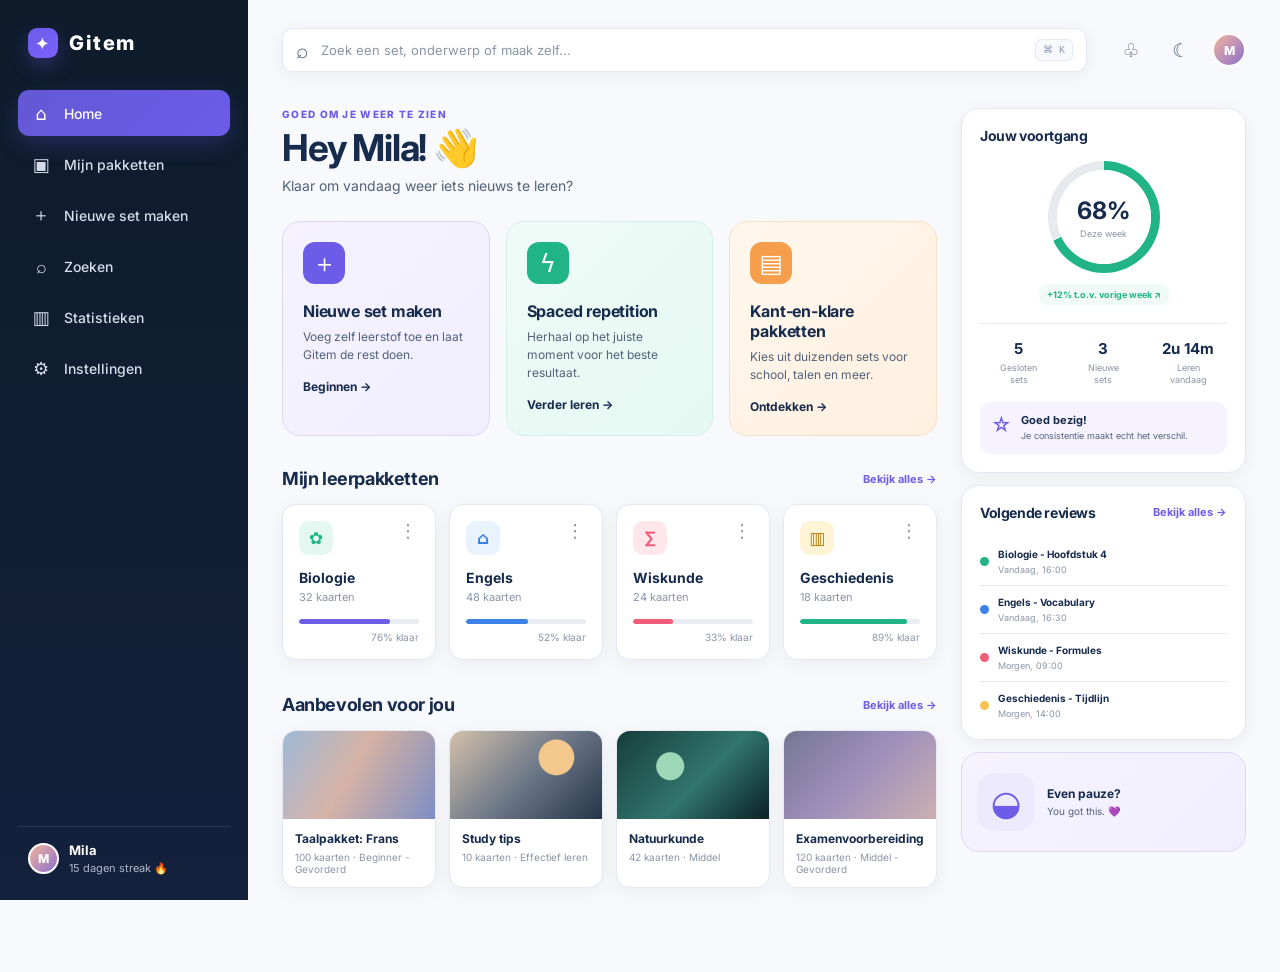
<file: index.html>
<!DOCTYPE html>
<html lang="nl">
<head>
  <meta charset="UTF-8">
  <meta name="viewport" content="width=device-width, initial-scale=1.0">
  <meta name="description" content="Gitem - persoonlijk leren met spaced repetition.">
  <title>Gitem — Home</title>
  <link rel="preconnect" href="https://fonts.googleapis.com">
  <link rel="preconnect" href="https://fonts.gstatic.com" crossorigin>
  <link href="https://fonts.googleapis.com/css2?family=Inter:wght@400;500;600;700;800&display=swap" rel="stylesheet">
  <link rel="stylesheet" href="style.css">
</head>
<body>
<div class="app-shell">
  <aside class="sidebar">
    <a class="brand" href="index.html"><div class="brand-mark">✦</div><span>Gitem</span></a>
    <nav class="main-nav" aria-label="Hoofdnavigatie">
      <a class="nav-item active" href="index.html"><span class="nav-icon">⌂</span><span>Home</span></a>
      <a class="nav-item" href="pakketten.html"><span class="nav-icon">▣</span><span>Mijn pakketten</span></a>
      <a class="nav-item" href="nieuwe-set.html"><span class="nav-icon">＋</span><span>Nieuwe set maken</span></a>
      <a class="nav-item" href="zoeken.html"><span class="nav-icon">⌕</span><span>Zoeken</span></a>
      <a class="nav-item" href="statistieken.html"><span class="nav-icon">▥</span><span>Statistieken</span></a>
      <a class="nav-item" href="instellingen.html"><span class="nav-icon">⚙</span><span>Instellingen</span></a>
    </nav>
    <div class="sidebar-user"><div class="avatar avatar-small">M</div><div><strong>Mila</strong><span>15 dagen streak 🔥</span></div></div>
  </aside>

  <main class="main-content">
    <header class="topbar">
      <div class="search"><span class="search-icon">⌕</span><input type="search" placeholder="Zoek een set, onderwerp of maak zelf..." aria-label="Zoeken"><kbd>⌘ K</kbd></div>
      <div class="top-actions"><button class="icon-button" aria-label="Meldingen">♧</button><button class="icon-button" aria-label="Thema">☾</button><div class="avatar">M</div></div>
    </header>

    <div class="page-grid">
      <div class="left-content">
        <section class="welcome">
          <p class="eyebrow">GOED OM JE WEER TE ZIEN</p>
          <h1>Hey Mila! <span>👋</span></h1>
          <p class="welcome-text">Klaar om vandaag weer iets nieuws te leren?</p>
        </section>

        <div class="dashboard-main">
          <section class="quick-actions">
            <article class="action-card purple-card"><div class="action-icon">＋</div><h2>Nieuwe set maken</h2><p>Voeg zelf leerstof toe en laat Gitem de rest doen.</p><a href="nieuwe-set.html">Beginnen →</a></article>
            <article class="action-card green-card"><div class="action-icon">ϟ</div><h2>Spaced repetition</h2><p>Herhaal op het juiste moment voor het beste resultaat.</p><a href="pakketten.html">Verder leren →</a></article>
            <article class="action-card orange-card"><div class="action-icon">▤</div><h2>Kant-en-klare pakketten</h2><p>Kies uit duizenden sets voor school, talen en meer.</p><a href="zoeken.html">Ontdekken →</a></article>
          </section>

          <section class="section">
            <div class="section-heading"><h2>Mijn leerpakketten</h2><a href="pakketten.html">Bekijk alles →</a></div>
            <div class="package-grid">
              <article class="package-card"><div class="subject-icon biology">✿</div><button class="more-button">⋮</button><h3>Biologie</h3><p>32 kaarten</p><div class="progress-track"><span style="width:76%"></span></div><div class="progress-meta"><span>76% klaar</span></div></article>
              <article class="package-card"><div class="subject-icon english">⌂</div><button class="more-button">⋮</button><h3>Engels</h3><p>48 kaarten</p><div class="progress-track"><span style="width:52%"></span></div><div class="progress-meta"><span>52% klaar</span></div></article>
              <article class="package-card"><div class="subject-icon maths">∑</div><button class="more-button">⋮</button><h3>Wiskunde</h3><p>24 kaarten</p><div class="progress-track"><span style="width:33%"></span></div><div class="progress-meta"><span>33% klaar</span></div></article>
              <article class="package-card"><div class="subject-icon history">▥</div><button class="more-button">⋮</button><h3>Geschiedenis</h3><p>18 kaarten</p><div class="progress-track"><span style="width:89%"></span></div><div class="progress-meta"><span>89% klaar</span></div></article>
            </div>
          </section>

          <section class="section">
            <div class="section-heading"><h2>Aanbevolen voor jou</h2><a href="zoeken.html">Bekijk alles →</a></div>
            <div class="recommendations">
              <article class="recommendation-card"><div class="recommendation-image image-france"></div><div class="recommendation-body"><h3>Taalpakket: Frans</h3><p>100 kaarten · Beginner - Gevorderd</p></div></article>
              <article class="recommendation-card"><div class="recommendation-image image-study"></div><div class="recommendation-body"><h3>Study tips</h3><p>10 kaarten · Effectief leren</p></div></article>
              <article class="recommendation-card"><div class="recommendation-image image-nature"></div><div class="recommendation-body"><h3>Natuurkunde</h3><p>42 kaarten · Middel</p></div></article>
              <article class="recommendation-card"><div class="recommendation-image image-exam"></div><div class="recommendation-body"><h3>Examenvoorbereiding</h3><p>120 kaarten · Middel - Gevorderd</p></div></article>
            </div>
          </section>
        </div>
      </div>

      <aside class="right-column">
        <section class="panel progress-panel">
          <div class="panel-heading"><h2>Jouw voortgang</h2></div>
          <div class="progress-ring"><div><strong>68%</strong><span>Deze week</span></div></div>
          <div class="week-change">+12% t.o.v. vorige week ↗</div>
          <div class="stats"><div><strong>5</strong><span>Gesloten<br>sets</span></div><div><strong>3</strong><span>Nieuwe<br>sets</span></div><div><strong>2u 14m</strong><span>Leren<br>vandaag</span></div></div>
          <div class="encouragement"><span>☆</span><div><strong>Goed bezig!</strong><p>Je consistentie maakt echt het verschil.</p></div></div>
        </section>
        <section class="panel reviews-panel">
          <div class="panel-heading"><h2>Volgende reviews</h2><a href="pakketten.html">Bekijk alles →</a></div>
          <ul class="review-list">
            <li><span class="review-dot biology-dot"></span><div><strong>Biologie - Hoofdstuk 4</strong><small>Vandaag, 16:00</small></div></li>
            <li><span class="review-dot english-dot"></span><div><strong>Engels - Vocabulary</strong><small>Vandaag, 16:30</small></div></li>
            <li><span class="review-dot maths-dot"></span><div><strong>Wiskunde - Formules</strong><small>Morgen, 09:00</small></div></li>
            <li><span class="review-dot history-dot"></span><div><strong>Geschiedenis - Tijdlijn</strong><small>Morgen, 14:00</small></div></li>
          </ul>
        </section>
        <section class="break-card"><div class="break-illustration">◒</div><div><h3>Even pauze?</h3><p>You got this. 💜</p></div></section>
      </aside>
    </div>
  </main>
</div>
</body>
</html>
</file>
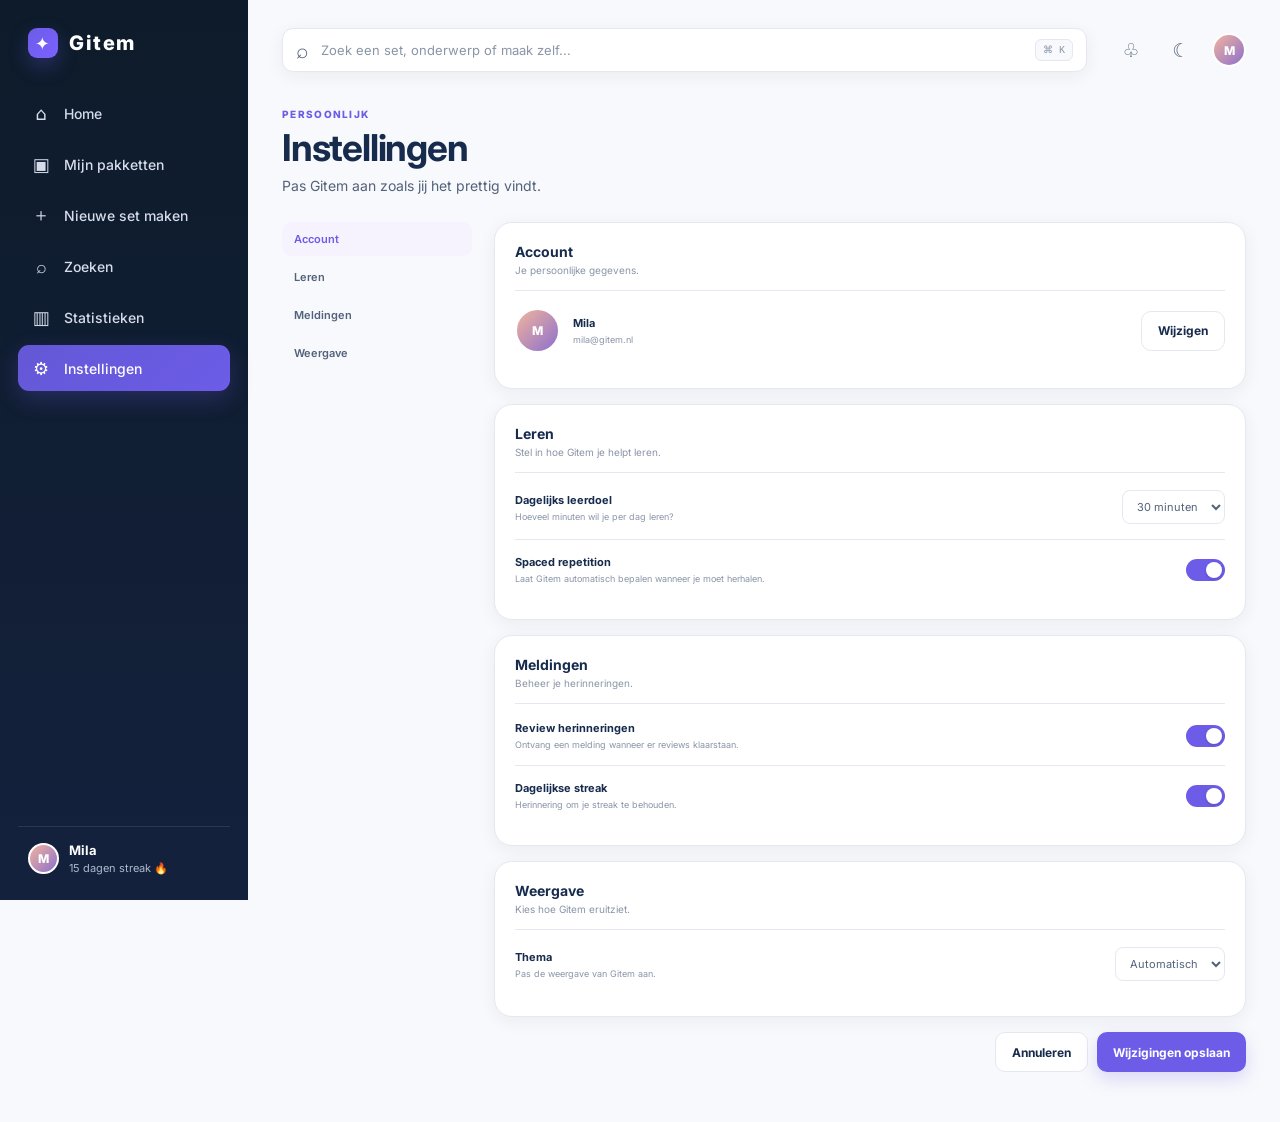
<file: instellingen.html>
<!DOCTYPE html>
<html lang="nl">
<head>
  <meta charset="UTF-8"><meta name="viewport" content="width=device-width, initial-scale=1.0">
  <title>Gitem — Instellingen</title>
  <link rel="preconnect" href="https://fonts.googleapis.com"><link rel="preconnect" href="https://fonts.gstatic.com" crossorigin>
  <link href="https://fonts.googleapis.com/css2?family=Inter:wght@400;500;600;700;800&display=swap" rel="stylesheet"><link rel="stylesheet" href="style.css">
</head>
<body>
<div class="app-shell">
<aside class="sidebar"><a class="brand" href="index.html"><div class="brand-mark">✦</div><span>Gitem</span></a><nav class="main-nav">
<a class="nav-item" href="index.html"><span class="nav-icon">⌂</span><span>Home</span></a><a class="nav-item" href="pakketten.html"><span class="nav-icon">▣</span><span>Mijn pakketten</span></a><a class="nav-item" href="nieuwe-set.html"><span class="nav-icon">＋</span><span>Nieuwe set maken</span></a><a class="nav-item" href="zoeken.html"><span class="nav-icon">⌕</span><span>Zoeken</span></a><a class="nav-item" href="statistieken.html"><span class="nav-icon">▥</span><span>Statistieken</span></a><a class="nav-item active" href="instellingen.html"><span class="nav-icon">⚙</span><span>Instellingen</span></a>
</nav><div class="sidebar-user"><div class="avatar avatar-small">M</div><div><strong>Mila</strong><span>15 dagen streak 🔥</span></div></div></aside>
<main class="main-content"><header class="topbar"><div class="search"><span class="search-icon">⌕</span><input type="search" placeholder="Zoek een set, onderwerp of maak zelf..."><kbd>⌘ K</kbd></div><div class="top-actions"><button class="icon-button">♧</button><button class="icon-button">☾</button><div class="avatar">M</div></div></header>
<div class="content-page settings-page"><div class="page-title-row"><div><p class="eyebrow">PERSOONLIJK</p><h1>Instellingen</h1><p>Pas Gitem aan zoals jij het prettig vindt.</p></div></div>
<div class="settings-layout"><nav class="settings-nav"><a class="settings-link active" href="#account">Account</a><a class="settings-link" href="#leren">Leren</a><a class="settings-link" href="#meldingen">Meldingen</a><a class="settings-link" href="#weergave">Weergave</a></nav>
<div class="settings-content">
<section class="settings-card" id="account"><div class="settings-card-heading"><h2>Account</h2><p>Je persoonlijke gegevens.</p></div><div class="profile-row"><div class="avatar profile-avatar">M</div><div><strong>Mila</strong><p>mila@gitem.nl</p></div><button class="secondary-button">Wijzigen</button></div></section>
<section class="settings-card" id="leren"><div class="settings-card-heading"><h2>Leren</h2><p>Stel in hoe Gitem je helpt leren.</p></div><div class="setting-row"><div><strong>Dagelijks leerdoel</strong><p>Hoeveel minuten wil je per dag leren?</p></div><select><option>15 minuten</option><option selected>30 minuten</option><option>45 minuten</option><option>60 minuten</option></select></div><div class="setting-row"><div><strong>Spaced repetition</strong><p>Laat Gitem automatisch bepalen wanneer je moet herhalen.</p></div><label class="switch"><input type="checkbox" checked><span></span></label></div></section>
<section class="settings-card" id="meldingen"><div class="settings-card-heading"><h2>Meldingen</h2><p>Beheer je herinneringen.</p></div><div class="setting-row"><div><strong>Review herinneringen</strong><p>Ontvang een melding wanneer er reviews klaarstaan.</p></div><label class="switch"><input type="checkbox" checked><span></span></label></div><div class="setting-row"><div><strong>Dagelijkse streak</strong><p>Herinnering om je streak te behouden.</p></div><label class="switch"><input type="checkbox" checked><span></span></label></div></section>
<section class="settings-card" id="weergave"><div class="settings-card-heading"><h2>Weergave</h2><p>Kies hoe Gitem eruitziet.</p></div><div class="setting-row"><div><strong>Thema</strong><p>Pas de weergave van Gitem aan.</p></div><select><option>Automatisch</option><option>Light</option><option>Dark</option></select></div></section>
<div class="settings-actions"><button class="secondary-button">Annuleren</button><button class="primary-button">Wijzigingen opslaan</button></div>
</div></div></div></main></div></body></html>
</file>
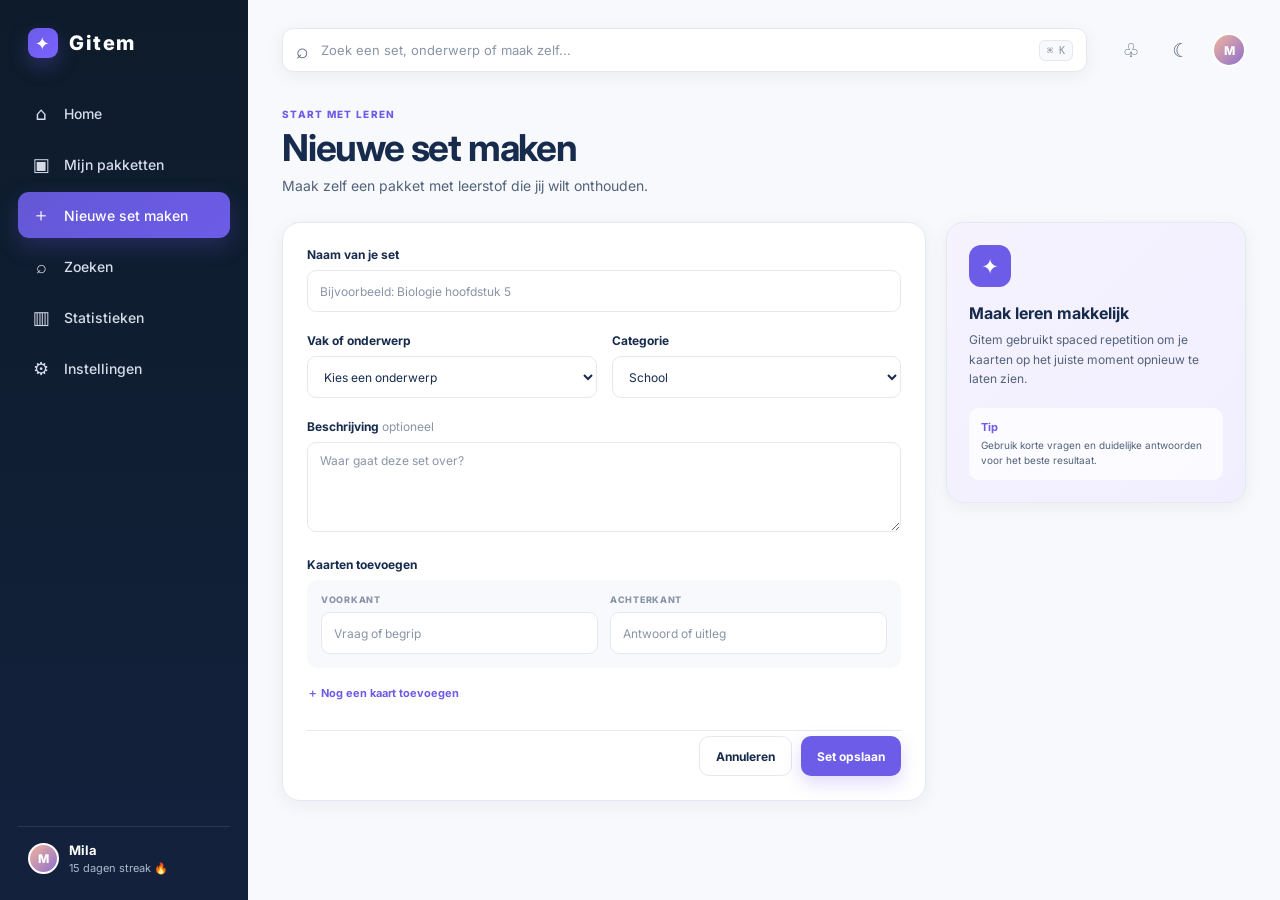
<file: nieuwe-set.html>
<!DOCTYPE html>
<html lang="nl">
<head>
  <meta charset="UTF-8"><meta name="viewport" content="width=device-width, initial-scale=1.0">
  <title>Gitem — Nieuwe set maken</title>
  <link rel="preconnect" href="https://fonts.googleapis.com"><link rel="preconnect" href="https://fonts.gstatic.com" crossorigin>
  <link href="https://fonts.googleapis.com/css2?family=Inter:wght@400;500;600;700;800&display=swap" rel="stylesheet"><link rel="stylesheet" href="style.css">
</head>
<body>
<div class="app-shell">
  <aside class="sidebar"><a class="brand" href="index.html"><div class="brand-mark">✦</div><span>Gitem</span></a><nav class="main-nav">
    <a class="nav-item" href="index.html"><span class="nav-icon">⌂</span><span>Home</span></a><a class="nav-item" href="pakketten.html"><span class="nav-icon">▣</span><span>Mijn pakketten</span></a><a class="nav-item active" href="nieuwe-set.html"><span class="nav-icon">＋</span><span>Nieuwe set maken</span></a><a class="nav-item" href="zoeken.html"><span class="nav-icon">⌕</span><span>Zoeken</span></a><a class="nav-item" href="statistieken.html"><span class="nav-icon">▥</span><span>Statistieken</span></a><a class="nav-item" href="instellingen.html"><span class="nav-icon">⚙</span><span>Instellingen</span></a>
  </nav><div class="sidebar-user"><div class="avatar avatar-small">M</div><div><strong>Mila</strong><span>15 dagen streak 🔥</span></div></div></aside>
  <main class="main-content">
    <header class="topbar"><div class="search"><span class="search-icon">⌕</span><input type="search" placeholder="Zoek een set, onderwerp of maak zelf..."><kbd>⌘ K</kbd></div><div class="top-actions"><button class="icon-button">♧</button><button class="icon-button">☾</button><div class="avatar">M</div></div></header>
    <div class="content-page">
      <div class="page-title-row"><div><p class="eyebrow">START MET LEREN</p><h1>Nieuwe set maken</h1><p>Maak zelf een pakket met leerstof die jij wilt onthouden.</p></div></div>
      <div class="create-layout">
        <section class="form-card">
          <div class="form-section"><label for="title">Naam van je set</label><input id="title" class="form-input" type="text" placeholder="Bijvoorbeeld: Biologie hoofdstuk 5"></div>
          <div class="form-row"><div class="form-section"><label for="subject">Vak of onderwerp</label><select id="subject" class="form-input"><option>Kies een onderwerp</option><option>Biologie</option><option>Engels</option><option>Wiskunde</option><option>Geschiedenis</option><option>Anders</option></select></div><div class="form-section"><label for="category">Categorie</label><select id="category" class="form-input"><option>School</option><option>Talen</option><option>Persoonlijk</option></select></div></div>
          <div class="form-section"><label for="description">Beschrijving <span>optioneel</span></label><textarea id="description" class="form-input textarea" placeholder="Waar gaat deze set over?"></textarea></div>
          <div class="form-section"><label>Kaarten toevoegen</label><div class="card-editor"><div><span>VOORKANT</span><input class="form-input" placeholder="Vraag of begrip"></div><div><span>ACHTERKANT</span><input class="form-input" placeholder="Antwoord of uitleg"></div></div><button class="add-card-button">＋ Nog een kaart toevoegen</button></div>
          <div class="form-actions"><a class="secondary-button" href="pakketten.html">Annuleren</a><button class="primary-button">Set opslaan</button></div>
        </section>
        <aside class="create-help"><div class="help-icon">✦</div><h2>Maak leren makkelijk</h2><p>Gitem gebruikt spaced repetition om je kaarten op het juiste moment opnieuw te laten zien.</p><div class="help-tip"><strong>Tip</strong><span>Gebruik korte vragen en duidelijke antwoorden voor het beste resultaat.</span></div></aside>
      </div>
    </div>
  </main>
</div>
</body>
</html>
</file>
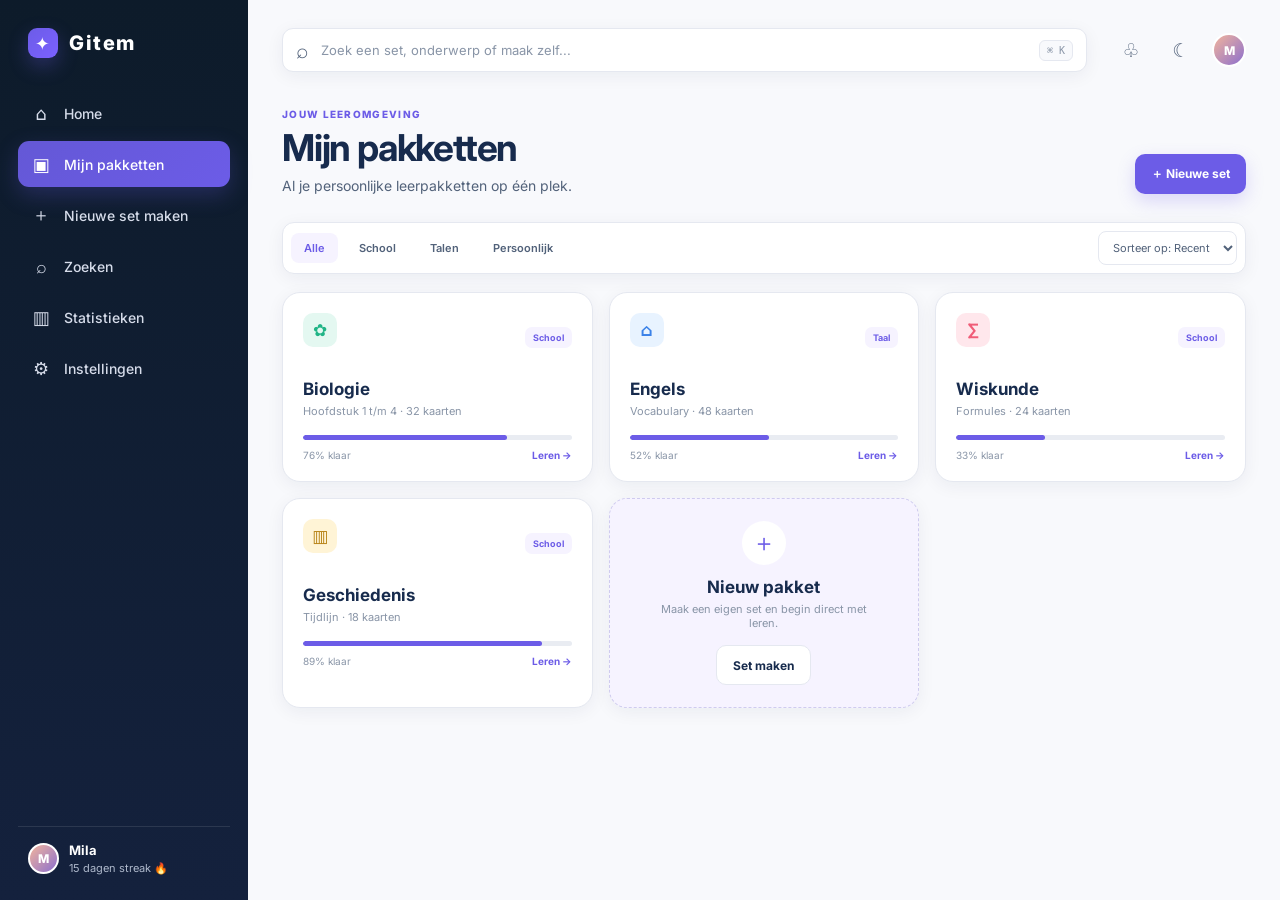
<file: pakketten.html>
<!DOCTYPE html>
<html lang="nl">
<head>
  <meta charset="UTF-8"><meta name="viewport" content="width=device-width, initial-scale=1.0">
  <title>Gitem — Mijn pakketten</title>
  <link rel="preconnect" href="https://fonts.googleapis.com"><link rel="preconnect" href="https://fonts.gstatic.com" crossorigin>
  <link href="https://fonts.googleapis.com/css2?family=Inter:wght@400;500;600;700;800&display=swap" rel="stylesheet">
  <link rel="stylesheet" href="style.css">
</head>
<body>
<div class="app-shell">
  <aside class="sidebar">
    <a class="brand" href="index.html"><div class="brand-mark">✦</div><span>Gitem</span></a>
    <nav class="main-nav">
      <a class="nav-item" href="index.html"><span class="nav-icon">⌂</span><span>Home</span></a>
      <a class="nav-item active" href="pakketten.html"><span class="nav-icon">▣</span><span>Mijn pakketten</span></a>
      <a class="nav-item" href="nieuwe-set.html"><span class="nav-icon">＋</span><span>Nieuwe set maken</span></a>
      <a class="nav-item" href="zoeken.html"><span class="nav-icon">⌕</span><span>Zoeken</span></a>
      <a class="nav-item" href="statistieken.html"><span class="nav-icon">▥</span><span>Statistieken</span></a>
      <a class="nav-item" href="instellingen.html"><span class="nav-icon">⚙</span><span>Instellingen</span></a>
    </nav>
    <div class="sidebar-user"><div class="avatar avatar-small">M</div><div><strong>Mila</strong><span>15 dagen streak 🔥</span></div></div>
  </aside>
  <main class="main-content">
    <header class="topbar"><div class="search"><span class="search-icon">⌕</span><input type="search" placeholder="Zoek een set, onderwerp of maak zelf..."><kbd>⌘ K</kbd></div><div class="top-actions"><button class="icon-button">♧</button><button class="icon-button">☾</button><div class="avatar">M</div></div></header>
    <div class="content-page">
      <div class="page-title-row"><div><p class="eyebrow">JOUW LEEROMGEVING</p><h1>Mijn pakketten</h1><p>Al je persoonlijke leerpakketten op één plek.</p></div><a class="primary-button" href="nieuwe-set.html">＋ Nieuwe set</a></div>
      <div class="filter-bar"><button class="filter-button active">Alle</button><button class="filter-button">School</button><button class="filter-button">Talen</button><button class="filter-button">Persoonlijk</button><div class="filter-spacer"></div><select><option>Sorteer op: Recent</option><option>Voortgang</option><option>Naam</option></select></div>
      <section class="large-package-grid">
        <article class="large-package-card"><div class="large-package-top"><div class="subject-icon biology">✿</div><span class="package-tag">School</span></div><h2>Biologie</h2><p>Hoofdstuk 1 t/m 4 · 32 kaarten</p><div class="progress-track"><span style="width:76%"></span></div><div class="package-footer"><span>76% klaar</span><a href="#">Leren →</a></div></article>
        <article class="large-package-card"><div class="large-package-top"><div class="subject-icon english">⌂</div><span class="package-tag">Taal</span></div><h2>Engels</h2><p>Vocabulary · 48 kaarten</p><div class="progress-track"><span style="width:52%"></span></div><div class="package-footer"><span>52% klaar</span><a href="#">Leren →</a></div></article>
        <article class="large-package-card"><div class="large-package-top"><div class="subject-icon maths">∑</div><span class="package-tag">School</span></div><h2>Wiskunde</h2><p>Formules · 24 kaarten</p><div class="progress-track"><span style="width:33%"></span></div><div class="package-footer"><span>33% klaar</span><a href="#">Leren →</a></div></article>
        <article class="large-package-card"><div class="large-package-top"><div class="subject-icon history">▥</div><span class="package-tag">School</span></div><h2>Geschiedenis</h2><p>Tijdlijn · 18 kaarten</p><div class="progress-track"><span style="width:89%"></span></div><div class="package-footer"><span>89% klaar</span><a href="#">Leren →</a></div></article>
        <article class="large-package-card empty-add-card"><div class="add-circle">＋</div><h2>Nieuw pakket</h2><p>Maak een eigen set en begin direct met leren.</p><a class="secondary-button" href="nieuwe-set.html">Set maken</a></article>
      </section>
    </div>
  </main>
</div>
</body>
</html>
</file>
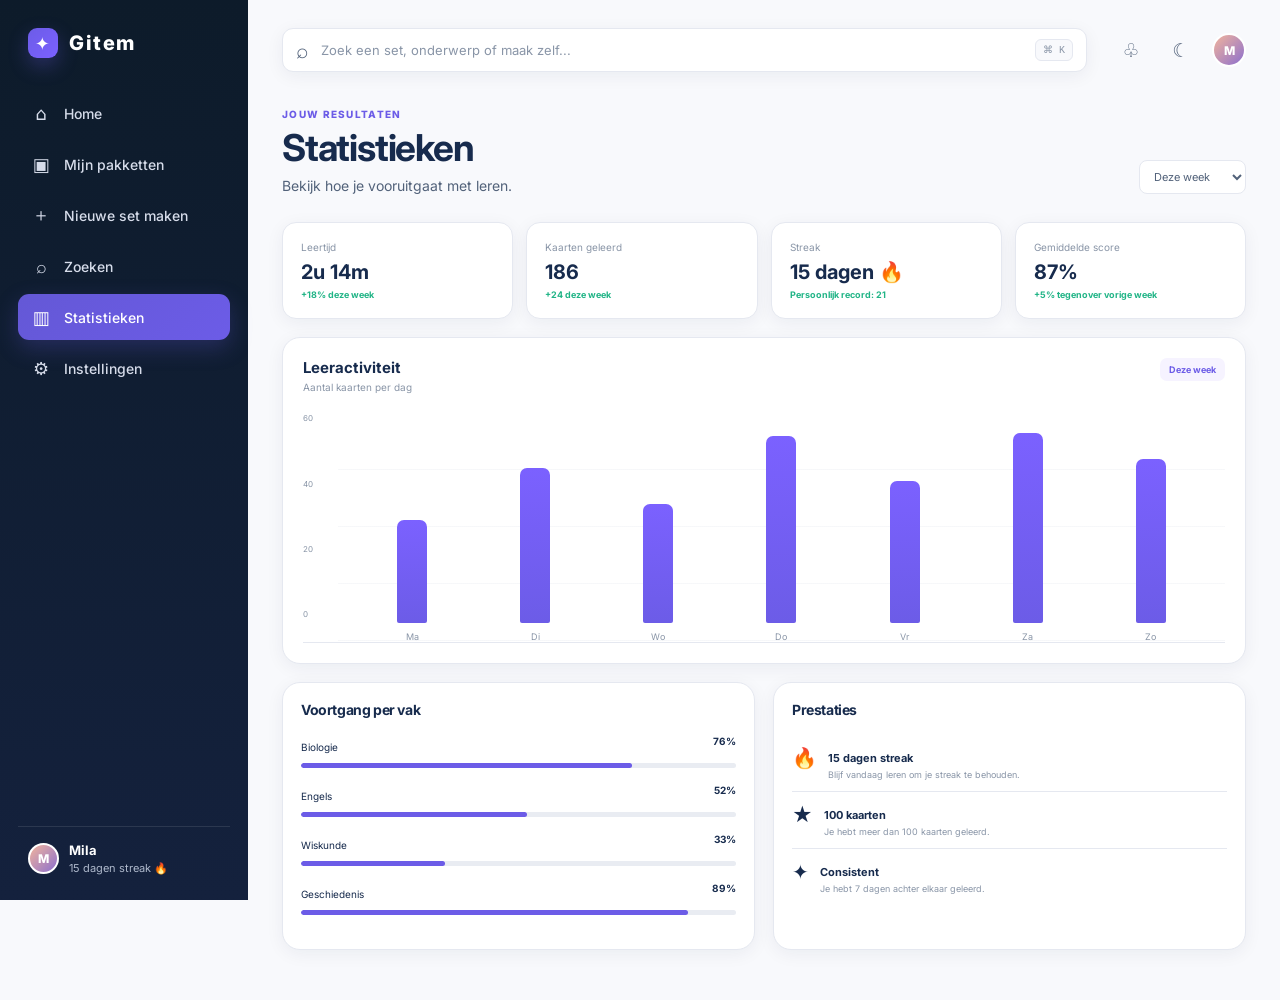
<file: statistieken.html>
<!DOCTYPE html>
<html lang="nl">
<head>
  <meta charset="UTF-8"><meta name="viewport" content="width=device-width, initial-scale=1.0">
  <title>Gitem — Statistieken</title>
  <link rel="preconnect" href="https://fonts.googleapis.com"><link rel="preconnect" href="https://fonts.gstatic.com" crossorigin>
  <link href="https://fonts.googleapis.com/css2?family=Inter:wght@400;500;600;700;800&display=swap" rel="stylesheet"><link rel="stylesheet" href="style.css">
</head>
<body>
<div class="app-shell">
<aside class="sidebar"><a class="brand" href="index.html"><div class="brand-mark">✦</div><span>Gitem</span></a><nav class="main-nav">
<a class="nav-item" href="index.html"><span class="nav-icon">⌂</span><span>Home</span></a><a class="nav-item" href="pakketten.html"><span class="nav-icon">▣</span><span>Mijn pakketten</span></a><a class="nav-item" href="nieuwe-set.html"><span class="nav-icon">＋</span><span>Nieuwe set maken</span></a><a class="nav-item" href="zoeken.html"><span class="nav-icon">⌕</span><span>Zoeken</span></a><a class="nav-item active" href="statistieken.html"><span class="nav-icon">▥</span><span>Statistieken</span></a><a class="nav-item" href="instellingen.html"><span class="nav-icon">⚙</span><span>Instellingen</span></a>
</nav><div class="sidebar-user"><div class="avatar avatar-small">M</div><div><strong>Mila</strong><span>15 dagen streak 🔥</span></div></div></aside>
<main class="main-content"><header class="topbar"><div class="search"><span class="search-icon">⌕</span><input type="search" placeholder="Zoek een set, onderwerp of maak zelf..."><kbd>⌘ K</kbd></div><div class="top-actions"><button class="icon-button">♧</button><button class="icon-button">☾</button><div class="avatar">M</div></div></header>
<div class="content-page"><div class="page-title-row"><div><p class="eyebrow">JOUW RESULTATEN</p><h1>Statistieken</h1><p>Bekijk hoe je vooruitgaat met leren.</p></div><select class="period-select"><option>Deze week</option><option>Deze maand</option><option>Dit jaar</option></select></div>
<div class="stat-summary"><div class="stat-box"><span>Leertijd</span><strong>2u 14m</strong><small>+18% deze week</small></div><div class="stat-box"><span>Kaarten geleerd</span><strong>186</strong><small>+24 deze week</small></div><div class="stat-box"><span>Streak</span><strong>15 dagen 🔥</strong><small>Persoonlijk record: 21</small></div><div class="stat-box"><span>Gemiddelde score</span><strong>87%</strong><small>+5% tegenover vorige week</small></div></div>
<section class="chart-card"><div class="chart-heading"><div><h2>Leeractiviteit</h2><p>Aantal kaarten per dag</p></div><span class="chart-label">Deze week</span></div><div class="fake-chart"><div class="chart-y"><span>60</span><span>40</span><span>20</span><span>0</span></div><div class="bars"><div class="bar-wrap"><span class="bar" style="height:45%"></span><small>Ma</small></div><div class="bar-wrap"><span class="bar" style="height:68%"></span><small>Di</small></div><div class="bar-wrap"><span class="bar" style="height:52%"></span><small>Wo</small></div><div class="bar-wrap"><span class="bar" style="height:82%"></span><small>Do</small></div><div class="bar-wrap"><span class="bar" style="height:62%"></span><small>Vr</small></div><div class="bar-wrap"><span class="bar" style="height:90%"></span><small>Za</small></div><div class="bar-wrap"><span class="bar" style="height:72%"></span><small>Zo</small></div></div></div></section>
<div class="stats-two-column"><section class="panel"><div class="panel-heading"><h2>Voortgang per vak</h2></div><div class="subject-stat"><span>Biologie</span><strong>76%</strong><div class="progress-track"><span style="width:76%"></span></div></div><div class="subject-stat"><span>Engels</span><strong>52%</strong><div class="progress-track"><span style="width:52%"></span></div></div><div class="subject-stat"><span>Wiskunde</span><strong>33%</strong><div class="progress-track"><span style="width:33%"></span></div></div><div class="subject-stat"><span>Geschiedenis</span><strong>89%</strong><div class="progress-track"><span style="width:89%"></span></div></div></section><section class="panel achievement-panel"><div class="panel-heading"><h2>Prestaties</h2></div><div class="achievement"><div>🔥</div><div><strong>15 dagen streak</strong><p>Blijf vandaag leren om je streak te behouden.</p></div></div><div class="achievement"><div>★</div><div><strong>100 kaarten</strong><p>Je hebt meer dan 100 kaarten geleerd.</p></div></div><div class="achievement"><div>✦</div><div><strong>Consistent</strong><p>Je hebt 7 dagen achter elkaar geleerd.</p></div></div></section></div>
</div></main></div></body></html>
</file>
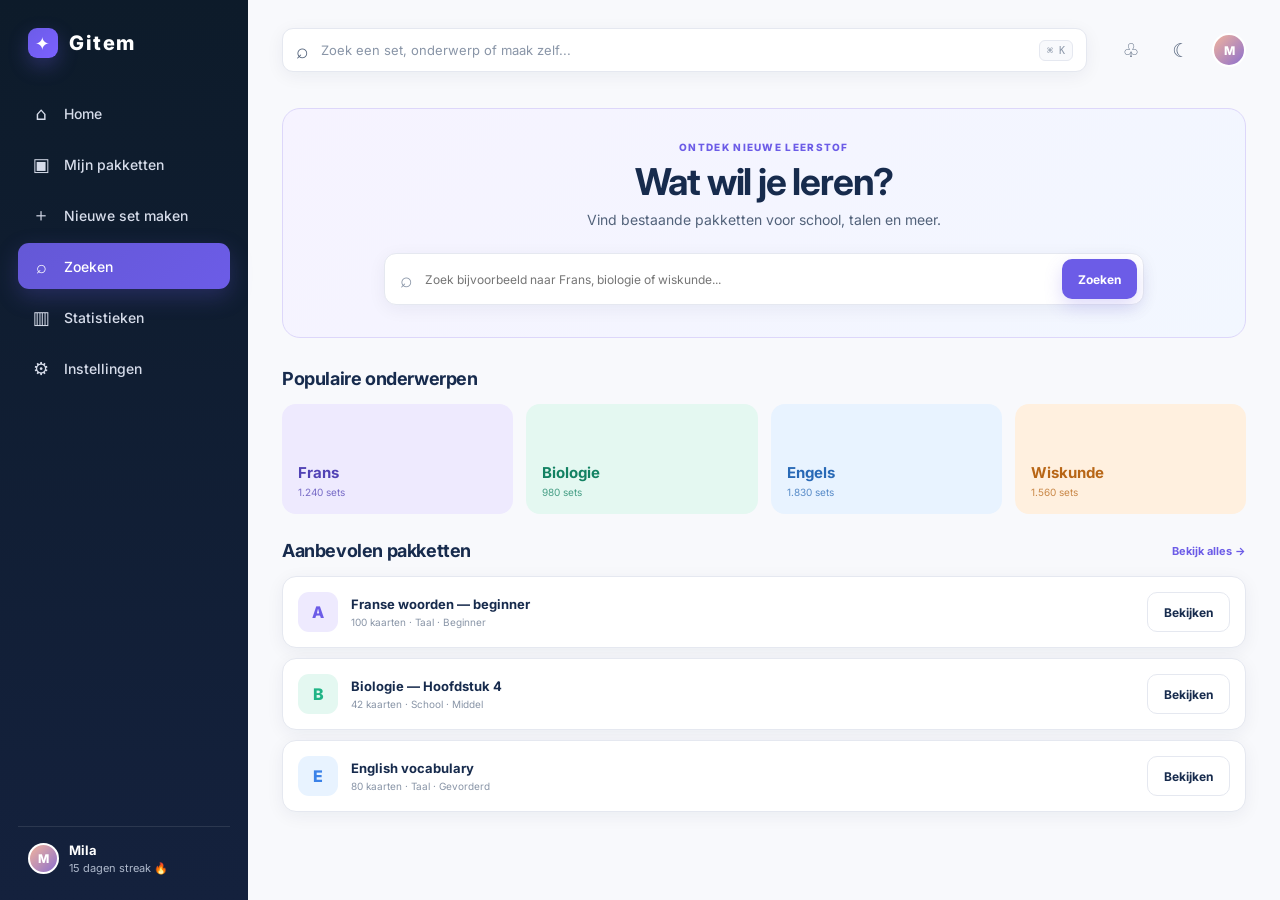
<file: zoeken.html>
<!DOCTYPE html>
<html lang="nl">
<head>
  <meta charset="UTF-8"><meta name="viewport" content="width=device-width, initial-scale=1.0">
  <title>Gitem — Zoeken</title>
  <link rel="preconnect" href="https://fonts.googleapis.com"><link rel="preconnect" href="https://fonts.gstatic.com" crossorigin>
  <link href="https://fonts.googleapis.com/css2?family=Inter:wght@400;500;600;700;800&display=swap" rel="stylesheet"><link rel="stylesheet" href="style.css">
</head>
<body>
<div class="app-shell">
<aside class="sidebar"><a class="brand" href="index.html"><div class="brand-mark">✦</div><span>Gitem</span></a><nav class="main-nav">
<a class="nav-item" href="index.html"><span class="nav-icon">⌂</span><span>Home</span></a><a class="nav-item" href="pakketten.html"><span class="nav-icon">▣</span><span>Mijn pakketten</span></a><a class="nav-item" href="nieuwe-set.html"><span class="nav-icon">＋</span><span>Nieuwe set maken</span></a><a class="nav-item active" href="zoeken.html"><span class="nav-icon">⌕</span><span>Zoeken</span></a><a class="nav-item" href="statistieken.html"><span class="nav-icon">▥</span><span>Statistieken</span></a><a class="nav-item" href="instellingen.html"><span class="nav-icon">⚙</span><span>Instellingen</span></a>
</nav><div class="sidebar-user"><div class="avatar avatar-small">M</div><div><strong>Mila</strong><span>15 dagen streak 🔥</span></div></div></aside>
<main class="main-content"><header class="topbar"><div class="search"><span class="search-icon">⌕</span><input type="search" placeholder="Zoek een set, onderwerp of maak zelf..."><kbd>⌘ K</kbd></div><div class="top-actions"><button class="icon-button">♧</button><button class="icon-button">☾</button><div class="avatar">M</div></div></header>
<div class="content-page"><div class="search-hero"><p class="eyebrow">ONTDEK NIEUWE LEERSTOF</p><h1>Wat wil je leren?</h1><p>Vind bestaande pakketten voor school, talen en meer.</p><div class="big-search"><span>⌕</span><input type="search" placeholder="Zoek bijvoorbeeld naar Frans, biologie of wiskunde..."><button class="primary-button">Zoeken</button></div></div>
<div class="section-heading search-heading"><h2>Populaire onderwerpen</h2></div><div class="topic-grid"><a href="#" class="topic-card purple-topic"><strong>Frans</strong><span>1.240 sets</span></a><a href="#" class="topic-card green-topic"><strong>Biologie</strong><span>980 sets</span></a><a href="#" class="topic-card blue-topic"><strong>Engels</strong><span>1.830 sets</span></a><a href="#" class="topic-card orange-topic"><strong>Wiskunde</strong><span>1.560 sets</span></a></div>
<div class="section-heading search-heading"><h2>Aanbevolen pakketten</h2><a href="#">Bekijk alles →</a></div><div class="search-results">
<article class="result-card"><div class="result-icon purple-bg">A</div><div><h3>Franse woorden — beginner</h3><p>100 kaarten · Taal · Beginner</p></div><button class="secondary-button">Bekijken</button></article>
<article class="result-card"><div class="result-icon green-bg">B</div><div><h3>Biologie — Hoofdstuk 4</h3><p>42 kaarten · School · Middel</p></div><button class="secondary-button">Bekijken</button></article>
<article class="result-card"><div class="result-icon blue-bg">E</div><div><h3>English vocabulary</h3><p>80 kaarten · Taal · Gevorderd</p></div><button class="secondary-button">Bekijken</button></article>
</div></div></main></div></body></html>
</file>
<file: style.css>
/* =========================================================
   Gitem — Home
   ========================================================= */

:root {
  /* Core */
  --gitem-navy: #14213D;
  --deep-navy: #0D1B2A;
  --white: #FFFFFF;
  --soft-white: #F8F9FC;
  --border: #E5E8F0;

  /* Primary */
  --purple: #6C5CE7;
  --purple-bright: #7B61FF;
  --purple-light: #EEEAFE;
  --purple-very-light: #F6F3FF;
  --purple-dark: #5142B5;

  /* Semantic */
  --green: #20B486;
  --green-bright: #32C995;
  --green-light: #E4F8F1;
  --green-soft: #F0FBF7;

  --blue: #3B82E8;
  --blue-bright: #4EA1FF;
  --blue-light: #E8F3FF;
  --blue-soft: #F3F8FF;

  --orange: #F59E4C;
  --orange-bright: #FFAA5B;
  --orange-light: #FFF0DF;
  --orange-soft: #FFF7ED;

  --coral: #F05D78;
  --coral-bright: #FF6B81;
  --coral-light: #FFE7EC;
  --coral-soft: #FFF3F5;

  --yellow: #F5C451;
  --yellow-light: #FFF4D6;

  --teal: #31B8B0;
  --teal-light: #E2F8F6;

  /* Text */
  --text-primary: #172B4D;
  --text-secondary: #52627A;
  --text-muted: #8995A7;
  --text-disabled: #B5BDCA;

  --shadow: 0 10px 30px rgba(20, 33, 61, 0.08);
  --shadow-soft: 0 4px 18px rgba(20, 33, 61, 0.06);

  --radius-lg: 18px;
  --radius-md: 14px;
  --radius-sm: 10px;
}

* {
  box-sizing: border-box;
}

html {
  scroll-behavior: smooth;
}

body {
  margin: 0;
  background: var(--soft-white);
  color: var(--text-primary);
  font-family: "Inter", system-ui, -apple-system, BlinkMacSystemFont, "Segoe UI", sans-serif;
  -webkit-font-smoothing: antialiased;
}

button,
input {
  font: inherit;
}

button,
a {
  -webkit-tap-highlight-color: transparent;
}

a {
  color: inherit;
  text-decoration: none;
}

/* -------------------------
   App layout
   ------------------------- */

.app-shell {
  min-height: 100vh;
  display: flex;
}

.sidebar {
  position: fixed;
  inset: 0 auto 0 0;
  width: 248px;
  padding: 28px 18px 20px;
  display: flex;
  flex-direction: column;
  background: linear-gradient(180deg, var(--deep-navy), var(--gitem-navy));
  color: var(--white);
  z-index: 10;
}

.brand {
  display: flex;
  align-items: center;
  gap: 11px;
  padding: 0 10px 32px;
  font-size: 20px;
  font-weight: 800;
  letter-spacing: 1.6px;
}

.brand-mark {
  width: 30px;
  height: 30px;
  display: grid;
  place-items: center;
  border-radius: 9px;
  color: var(--white);
  background: linear-gradient(135deg, var(--purple), var(--purple-bright));
  box-shadow: 0 8px 20px rgba(108, 92, 231, 0.3);
  font-size: 18px;
}

.main-nav {
  display: flex;
  flex-direction: column;
  gap: 5px;
}

.nav-item {
  min-height: 46px;
  display: flex;
  align-items: center;
  gap: 13px;
  padding: 0 13px;
  border-radius: 11px;
  color: #D6DCEA;
  font-size: 14px;
  font-weight: 500;
  transition: 160ms ease;
}

.nav-item:hover {
  background: rgba(255, 255, 255, 0.08);
  color: var(--white);
}

.nav-item.active {
  background: linear-gradient(135deg, #6458D6, var(--purple));
  color: var(--white);
  box-shadow: 0 8px 22px rgba(108, 92, 231, 0.25);
}

.nav-icon {
  width: 20px;
  text-align: center;
  font-size: 18px;
}

.sidebar-user {
  margin-top: auto;
  padding: 15px 10px 5px;
  display: flex;
  align-items: center;
  gap: 10px;
  border-top: 1px solid rgba(255, 255, 255, 0.1);
}

.sidebar-user strong,
.sidebar-user span {
  display: block;
}

.sidebar-user strong {
  font-size: 13px;
}

.sidebar-user span {
  margin-top: 3px;
  color: #AEB8CB;
  font-size: 11px;
}

.avatar {
  width: 34px;
  height: 34px;
  flex: 0 0 34px;
  display: grid;
  place-items: center;
  border: 2px solid var(--white);
  border-radius: 50%;
  background: linear-gradient(135deg, #F2B49C, #8C6FCE);
  color: var(--white);
  font-size: 12px;
  font-weight: 800;
}

.avatar-small {
  width: 31px;
  height: 31px;
  flex-basis: 31px;
}

/* -------------------------
   Main content
   ------------------------- */

.main-content {
  width: calc(100% - 248px);
  margin-left: 248px;
  padding: 28px 34px 50px;
}

.topbar {
  max-width: 1320px;
  margin: 0 auto 36px;
  display: flex;
  align-items: center;
  justify-content: space-between;
  gap: 25px;
}

.search {
  width: min(890px, 100%);
  height: 44px;
  display: flex;
  align-items: center;
  gap: 10px;
  padding: 0 13px;
  border: 1px solid var(--border);
  border-radius: 11px;
  background: var(--white);
  box-shadow: var(--shadow-soft);
}

.search-icon {
  color: var(--text-secondary);
  font-size: 21px;
}

.search input {
  min-width: 0;
  flex: 1;
  border: 0;
  outline: 0;
  color: var(--text-primary);
  background: transparent;
  font-size: 13px;
}

.search input::placeholder {
  color: var(--text-muted);
}

kbd {
  padding: 4px 7px;
  border: 1px solid var(--border);
  border-radius: 6px;
  color: var(--text-muted);
  background: var(--soft-white);
  font-size: 10px;
}

.top-actions {
  display: flex;
  align-items: center;
  gap: 12px;
}

.icon-button {
  width: 38px;
  height: 38px;
  border: 0;
  border-radius: 10px;
  color: var(--text-secondary);
  background: transparent;
  cursor: pointer;
  font-size: 19px;
}

.icon-button:hover {
  background: var(--white);
  box-shadow: var(--shadow-soft);
}

.page-grid {
  max-width: 1320px;
  margin: 0 auto;

  display: grid;
  grid-template-columns: minmax(0, 1fr) 285px;
  gap: 24px;

  align-items: start;
}

.left-content {
  min-width: 0;
}

.welcome {
  margin-bottom: 27px;
}

.dashboard-main {
  min-width: 0;
}

.right-column {
  display: flex;
  flex-direction: column;
  gap: 12px;

  align-self: start;
}

.welcome {
  margin-bottom: 27px;
}

.eyebrow {
  margin: 0 0 7px;
  color: var(--purple);
  font-size: 10px;
  font-weight: 800;
  letter-spacing: 1.3px;
}

.welcome h1 {
  margin: 0;
  font-size: clamp(28px, 3vw, 37px);
  line-height: 1.12;
  letter-spacing: -1.2px;
}

.welcome-text {
  margin: 9px 0 0;
  color: var(--text-secondary);
  font-size: 14px;
}


/* -------------------------
   Grid
   ------------------------- */

.dashboard-grid {
  display: grid;
  grid-template-columns: minmax(0, 1fr) 285px;
  gap: 24px;
  align-items: start;
}

.dashboard-main {
  min-width: 0;
}

/* -------------------------
   Quick action cards
   ------------------------- */

.quick-actions {
  display: grid;
  grid-template-columns: repeat(3, 1fr);
  gap: 16px;
  margin-bottom: 32px;
}

.action-card {
  min-height: 190px;
  padding: 20px;
  position: relative;
  overflow: hidden;
  border: 1px solid transparent;
  border-radius: var(--radius-lg);
  transition: transform 160ms ease, box-shadow 160ms ease;
}

.action-card:hover {
  transform: translateY(-2px);
  box-shadow: var(--shadow);
}

.purple-card {
  background: linear-gradient(135deg, var(--purple-very-light), #F0EDFF);
  border-color: #DDD7FA;
}

.green-card {
  background: linear-gradient(135deg, var(--green-soft), var(--green-light));
  border-color: #D4F1E6;
}

.orange-card {
  background: linear-gradient(135deg, var(--orange-soft), var(--orange-light));
  border-color: #F8DFC5;
}

.action-icon {
  width: 42px;
  height: 42px;
  display: grid;
  place-items: center;
  margin-bottom: 17px;
  border-radius: 12px;
  color: var(--white);
  font-size: 25px;
  font-weight: 500;
}

.purple-card .action-icon {
  background: var(--purple);
}

.green-card .action-icon {
  background: var(--green);
}

.orange-card .action-icon {
  background: var(--orange);
}

.action-card h2 {
  margin: 0 0 7px;
  font-size: 16px;
  letter-spacing: -0.2px;
}

.action-card p {
  max-width: 230px;
  min-height: 36px;
  margin: 0 0 11px;
  color: var(--text-secondary);
  font-size: 12px;
  line-height: 1.5;
}

.action-card a {
  color: var(--text-primary);
  font-size: 12px;
  font-weight: 700;
}

/* -------------------------
   Sections
   ------------------------- */

.section {
  margin-bottom: 34px;
}

.section-heading,
.panel-heading {
  display: flex;
  align-items: center;
  justify-content: space-between;
  gap: 15px;
  margin-bottom: 15px;
}

.section-heading h2,
.panel-heading h2 {
  margin: 0;
  font-size: 18px;
  letter-spacing: -0.4px;
}

.section-heading a,
.panel-heading a {
  color: var(--purple);
  font-size: 11px;
  font-weight: 700;
}

/* -------------------------
   Package cards
   ------------------------- */

.package-grid {
  display: grid;
  grid-template-columns: repeat(4, 1fr);
  gap: 13px;
}

.package-card {
  min-width: 0;
  position: relative;
  padding: 16px;
  border: 1px solid var(--border);
  border-radius: var(--radius-md);
  background: var(--white);
  box-shadow: var(--shadow-soft);
}

.subject-icon {
  width: 34px;
  height: 34px;
  display: grid;
  place-items: center;
  margin-bottom: 14px;
  border-radius: 10px;
  font-size: 17px;
  font-weight: 700;
}

.biology {
  color: var(--green);
  background: var(--green-light);
}

.english {
  color: var(--blue);
  background: var(--blue-light);
}

.maths {
  color: var(--coral);
  background: var(--coral-light);
}

.history {
  color: #B88418;
  background: var(--yellow-light);
}

.more-button {
  position: absolute;
  top: 14px;
  right: 12px;
  border: 0;
  background: transparent;
  color: var(--text-muted);
  cursor: pointer;
  font-size: 18px;
}

.package-card h3 {
  margin: 0 0 4px;
  font-size: 14px;
}

.package-card p {
  margin: 0 0 15px;
  color: var(--text-muted);
  font-size: 11px;
}

.progress-track {
  height: 5px;
  overflow: hidden;
  border-radius: 99px;
  background: #E9ECF2;
}

.progress-track span {
  display: block;
  height: 100%;
  border-radius: inherit;
  background: var(--purple);
}

.package-card:nth-child(1) .progress-track span {
  background: var(--purple);
}

.package-card:nth-child(2) .progress-track span {
  background: var(--blue);
}

.package-card:nth-child(3) .progress-track span {
  background: var(--coral);
}

.package-card:nth-child(4) .progress-track span {
  background: var(--green);
}

.progress-meta {
  display: flex;
  justify-content: flex-end;
  margin-top: 7px;
  color: var(--text-muted);
  font-size: 10px;
}

/* -------------------------
   Recommendations
   ------------------------- */

.recommendations {
  display: grid;
  grid-template-columns: repeat(4, 1fr);
  gap: 13px;
}

.recommendation-card {
  overflow: hidden;
  border: 1px solid var(--border);
  border-radius: var(--radius-md);
  background: var(--white);
  box-shadow: var(--shadow-soft);
}

.recommendation-image {
  height: 88px;
  background-size: cover;
  background-position: center;
}

.image-france {
  background:
    linear-gradient(135deg, rgba(20, 33, 61, .15), rgba(108, 92, 231, .15)),
    linear-gradient(120deg, #B6D4F2, #F1C7AA 45%, #8097BD);
}

.image-study {
  background:
    radial-gradient(circle at 70% 30%, #F4C78D 0 14%, transparent 15%),
    linear-gradient(135deg, #D4C0AA, #6C7888 52%, #253449);
}

.image-nature {
  background:
    radial-gradient(circle at 35% 40%, #9CD7B7 0 12%, transparent 13%),
    linear-gradient(135deg, #173D3B, #31756D 55%, #0C2028);
}

.image-exam {
  background:
    linear-gradient(135deg, rgba(20, 33, 61, .2), rgba(108, 92, 231, .2)),
    linear-gradient(135deg, #8D8CA8, #B7A4C5 50%, #E4C5A4);
}

.recommendation-body {
  padding: 12px;
}

.recommendation-body h3 {
  margin: 0 0 5px;
  font-size: 12px;
}

.recommendation-body p {
  margin: 0;
  color: var(--text-muted);
  font-size: 10px;
}

/* -------------------------
   Right column
   ------------------------- */

.right-column {
  display: flex;
  flex-direction: column;
  gap: 12px;
}

.panel {
  padding: 18px;
  border: 1px solid var(--border);
  border-radius: var(--radius-lg);
  background: var(--white);
  box-shadow: var(--shadow-soft);
}

.panel-heading {
  margin-bottom: 17px;
}

.panel-heading h2 {
  font-size: 14px;
}

/* Progress */

.progress-panel {
  text-align: center;
}

.progress-ring {
  width: 112px;
  height: 112px;
  margin: 4px auto 9px;
  display: grid;
  place-items: center;
  border-radius: 50%;
  background:
    radial-gradient(circle at center, var(--white) 59%, transparent 60%),
    conic-gradient(var(--green) 0 68%, #E6EAEF 68% 100%);
}

.progress-ring strong {
  display: block;
  font-size: 24px;
}

.progress-ring span {
  display: block;
  margin-top: 3px;
  color: var(--text-muted);
  font-size: 9px;
}

.week-change {
  display: inline-block;
  padding: 5px 8px;
  border-radius: 7px;
  color: var(--green);
  background: var(--green-soft);
  font-size: 9px;
  font-weight: 700;
}

.stats {
  display: grid;
  grid-template-columns: repeat(3, 1fr);
  gap: 7px;
  margin-top: 18px;
  padding-top: 15px;
  border-top: 1px solid var(--border);
}

.stats div {
  min-width: 0;
}

.stats strong,
.stats span {
  display: block;
}

.stats strong {
  margin-bottom: 4px;
  font-size: 15px;
}

.stats span {
  color: var(--text-muted);
  font-size: 9px;
  line-height: 1.3;
}

.encouragement {
  margin-top: 17px;
  padding: 11px;
  display: flex;
  align-items: flex-start;
  gap: 9px;
  text-align: left;
  border-radius: 11px;
  background: var(--purple-very-light);
}

.encouragement > span {
  color: var(--purple);
  font-size: 20px;
}

.encouragement strong {
  display: block;
  font-size: 11px;
}

.encouragement p {
  margin: 3px 0 0;
  color: var(--text-secondary);
  font-size: 9px;
  line-height: 1.4;
}

/* Reviews */

.reviews-panel {
  padding-bottom: 10px;
}

.review-list {
  margin: 0;
  padding: 0;
  list-style: none;
}

.review-list li {
  display: flex;
  align-items: center;
  gap: 9px;
  padding: 10px 0;
  border-bottom: 1px solid var(--border);
}

.review-list li:last-child {
  border-bottom: 0;
}

.review-dot {
  width: 9px;
  height: 9px;
  flex: 0 0 9px;
  border-radius: 50%;
}

.biology-dot { background: var(--green); }
.english-dot { background: var(--blue); }
.maths-dot { background: var(--coral); }
.history-dot { background: var(--yellow); }

.review-list strong,
.review-list small {
  display: block;
}

.review-list strong {
  font-size: 10px;
  line-height: 1.3;
}

.review-list small {
  margin-top: 3px;
  color: var(--text-muted);
  font-size: 9px;
}

/* Break card */

.break-card {
  min-height: 100px;
  display: flex;
  align-items: center;
  gap: 12px;
  padding: 15px;
  border: 1px solid #DDD7FA;
  border-radius: var(--radius-lg);
  background: linear-gradient(135deg, var(--purple-very-light), #F1EEFF);
}

.break-illustration {
  width: 58px;
  height: 58px;
  flex: 0 0 58px;
  display: grid;
  place-items: center;
  border-radius: 18px;
  color: var(--purple);
  background: var(--purple-light);
  font-size: 35px;
}

.break-card h3 {
  margin: 0 0 4px;
  font-size: 12px;
}

.break-card p {
  margin: 0;
  color: var(--text-secondary);
  font-size: 10px;
}

/* -------------------------
   Responsive
   ------------------------- */

@media (max-width: 1180px) {
  .dashboard-grid {
    grid-template-columns: 1fr;
  }

  .right-column {
    display: grid;
    grid-template-columns: repeat(3, 1fr);
  }

  .package-grid,
  .recommendations {
    grid-template-columns: repeat(2, 1fr);
  }
}

@media (max-width: 900px) {
  .sidebar {
    width: 76px;
    padding: 22px 12px;
  }

  .brand {
    justify-content: center;
    padding: 0 0 25px;
  }

  .brand span,
  .nav-item span:last-child,
  .sidebar-user > div:last-child {
    display: none;
  }

  .nav-item {
    justify-content: center;
    padding: 0;
  }

  .sidebar-user {
    justify-content: center;
  }

  .main-content {
    width: calc(100% - 76px);
    margin-left: 76px;
    padding: 22px;
  }

  .quick-actions {
    grid-template-columns: 1fr;
  }

  .action-card {
    min-height: auto;
  }
}

@media (max-width: 650px) {
  .main-content {
    padding: 16px;
  }

  .topbar {
    margin-bottom: 25px;
  }

  .top-actions .icon-button {
    display: none;
  }

  .search {
    width: 100%;
  }

  kbd {
    display: none;
  }

  .package-grid,
  .recommendations,
  .right-column {
    grid-template-columns: 1fr;
  }

  .welcome h1 {
    font-size: 28px;
  }
}



/* =========================================================
   Gitem — aanvullingen voor de bestaande style.css
   ========================================================= */

/* Klikbare merknaam */
.brand { text-decoration: none; color: inherit; }

/* Algemene pagina's */
.content-page {
  max-width: 1320px;
  margin: 0 auto;
}

.page-title-row {
  display: flex;
  align-items: flex-end;
  justify-content: space-between;
  gap: 25px;
  margin-bottom: 28px;
}

.page-title-row h1,
.search-hero h1 {
  margin: 0;
  font-size: clamp(28px, 3vw, 37px);
  line-height: 1.12;
  letter-spacing: -1.2px;
}

.page-title-row p:not(.eyebrow),
.search-hero > p:not(.eyebrow) {
  margin: 9px 0 0;
  color: var(--text-secondary);
  font-size: 14px;
}

.primary-button,
.secondary-button {
  display: inline-flex;
  align-items: center;
  justify-content: center;
  min-height: 40px;
  padding: 0 16px;
  border-radius: 10px;
  font-size: 12px;
  font-weight: 700;
  cursor: pointer;
  text-decoration: none;
  transition: 160ms ease;
}

.primary-button {
  border: 0;
  color: var(--white);
  background: var(--purple);
  box-shadow: 0 7px 18px rgba(108, 92, 231, .22);
}

.primary-button:hover { background: var(--purple-dark); transform: translateY(-1px); }

.secondary-button {
  border: 1px solid var(--border);
  color: var(--text-primary);
  background: var(--white);
}

.secondary-button:hover {
  border-color: #CFCBEF;
  background: var(--purple-very-light);
}

/* Pakketten */
.filter-bar {
  display: flex;
  align-items: center;
  gap: 8px;
  margin-bottom: 18px;
  padding: 8px;
  border: 1px solid var(--border);
  border-radius: 12px;
  background: var(--white);
  box-shadow: var(--shadow-soft);
}

.filter-button {
  border: 0;
  padding: 8px 13px;
  border-radius: 8px;
  color: var(--text-secondary);
  background: transparent;
  font-size: 11px;
  font-weight: 600;
  cursor: pointer;
}

.filter-button:hover,
.filter-button.active {
  color: var(--purple);
  background: var(--purple-very-light);
}

.filter-spacer { flex: 1; }

.filter-bar select,
.period-select,
.setting-row select {
  border: 1px solid var(--border);
  border-radius: 8px;
  padding: 8px 10px;
  color: var(--text-secondary);
  background: var(--white);
  font: inherit;
  font-size: 11px;
}

.large-package-grid {
  display: grid;
  grid-template-columns: repeat(3, 1fr);
  gap: 16px;
}

.large-package-card {
  padding: 20px;
  border: 1px solid var(--border);
  border-radius: var(--radius-lg);
  background: var(--white);
  box-shadow: var(--shadow-soft);
}

.large-package-top {
  display: flex;
  align-items: center;
  justify-content: space-between;
}

.package-tag {
  padding: 5px 8px;
  border-radius: 7px;
  color: var(--purple);
  background: var(--purple-very-light);
  font-size: 9px;
  font-weight: 700;
}

.large-package-card h2 {
  margin: 18px 0 5px;
  font-size: 17px;
}

.large-package-card > p {
  margin: 0 0 17px;
  color: var(--text-muted);
  font-size: 11px;
}

.package-footer {
  display: flex;
  justify-content: space-between;
  margin-top: 9px;
  color: var(--text-muted);
  font-size: 10px;
}

.package-footer a {
  color: var(--purple);
  font-weight: 700;
}

.empty-add-card {
  display: flex;
  flex-direction: column;
  align-items: center;
  justify-content: center;
  min-height: 210px;
  text-align: center;
  border: 1px dashed #CFCBEF;
  background: var(--purple-very-light);
}

.add-circle {
  width: 44px;
  height: 44px;
  display: grid;
  place-items: center;
  border-radius: 50%;
  color: var(--purple);
  background: var(--white);
  font-size: 24px;
}

.empty-add-card h2 { margin: 12px 0 5px; }
.empty-add-card p { max-width: 220px; margin-bottom: 15px; }

/* Nieuwe set */
.create-layout {
  display: grid;
  grid-template-columns: minmax(0, 1fr) 300px;
  gap: 20px;
  align-items: start;
}

.form-card,
.create-help,
.settings-card,
.chart-card {
  border: 1px solid var(--border);
  border-radius: var(--radius-lg);
  background: var(--white);
  box-shadow: var(--shadow-soft);
}

.form-card { padding: 24px; }

.form-section { margin-bottom: 21px; }

.form-section label {
  display: block;
  margin-bottom: 8px;
  font-size: 12px;
  font-weight: 700;
}

.form-section label span {
  color: var(--text-muted);
  font-weight: 400;
}

.form-input {
  width: 100%;
  min-height: 42px;
  padding: 10px 12px;
  border: 1px solid var(--border);
  border-radius: 9px;
  outline: none;
  color: var(--text-primary);
  background: var(--white);
  font: inherit;
  font-size: 12px;
}

.form-input:focus {
  border-color: var(--purple);
  box-shadow: 0 0 0 3px var(--purple-light);
}

.form-input::placeholder { color: var(--text-muted); }

.textarea { min-height: 90px; resize: vertical; }

.form-row {
  display: grid;
  grid-template-columns: 1fr 1fr;
  gap: 15px;
}

.card-editor {
  display: grid;
  grid-template-columns: 1fr 1fr;
  gap: 12px;
  padding: 14px;
  border-radius: 11px;
  background: var(--soft-white);
}

.card-editor > div > span {
  display: block;
  margin-bottom: 7px;
  color: var(--text-muted);
  font-size: 9px;
  font-weight: 800;
  letter-spacing: .7px;
}

.add-card-button {
  margin-top: 10px;
  padding: 8px 0;
  border: 0;
  color: var(--purple);
  background: transparent;
  font-size: 11px;
  font-weight: 700;
  cursor: pointer;
}

.form-actions {
  display: flex;
  justify-content: flex-end;
  gap: 9px;
  padding-top: 5px;
  border-top: 1px solid var(--border);
}

.create-help {
  padding: 22px;
  background: linear-gradient(135deg, var(--purple-very-light), #F1EEFF);
}

.help-icon {
  width: 42px;
  height: 42px;
  display: grid;
  place-items: center;
  border-radius: 12px;
  color: var(--white);
  background: var(--purple);
  font-size: 21px;
}

.create-help h2 { margin: 16px 0 7px; font-size: 16px; }
.create-help > p { margin: 0; color: var(--text-secondary); font-size: 12px; line-height: 1.6; }

.help-tip {
  margin-top: 20px;
  padding: 12px;
  border-radius: 10px;
  background: rgba(255,255,255,.75);
}

.help-tip strong,
.help-tip span { display: block; }

.help-tip strong { margin-bottom: 4px; color: var(--purple); font-size: 11px; }
.help-tip span { color: var(--text-secondary); font-size: 10px; line-height: 1.5; }

/* Zoeken */
.search-hero {
  padding: 32px;
  margin-bottom: 30px;
  border-radius: var(--radius-lg);
  background: linear-gradient(135deg, var(--purple-very-light), #F2F7FF);
  border: 1px solid #DDD7FA;
  text-align: center;
}

.search-hero .eyebrow { margin-bottom: 8px; }

.big-search {
  max-width: 760px;
  height: 52px;
  display: flex;
  align-items: center;
  gap: 10px;
  margin: 25px auto 0;
  padding: 5px 6px 5px 15px;
  border: 1px solid var(--border);
  border-radius: 12px;
  background: var(--white);
  box-shadow: var(--shadow-soft);
  text-align: left;
}

.big-search > span { color: var(--text-muted); font-size: 21px; }
.big-search input { flex: 1; min-width: 0; border: 0; outline: 0; font: inherit; font-size: 12px; }
.big-search .primary-button { min-height: 40px; }

.search-heading { margin-top: 26px; }

.topic-grid {
  display: grid;
  grid-template-columns: repeat(4, 1fr);
  gap: 13px;
}

.topic-card {
  min-height: 110px;
  display: flex;
  flex-direction: column;
  justify-content: flex-end;
  padding: 16px;
  border-radius: var(--radius-md);
  text-decoration: none;
}

.topic-card strong { font-size: 15px; }
.topic-card span { margin-top: 4px; font-size: 10px; opacity: .75; }
.purple-topic { color: var(--purple-dark); background: var(--purple-light); }
.green-topic { color: #138263; background: var(--green-light); }
.blue-topic { color: #2869B6; background: var(--blue-light); }
.orange-topic { color: #B86616; background: var(--orange-light); }

.search-results { display: flex; flex-direction: column; gap: 10px; }

.result-card {
  display: flex;
  align-items: center;
  gap: 13px;
  padding: 15px;
  border: 1px solid var(--border);
  border-radius: var(--radius-md);
  background: var(--white);
  box-shadow: var(--shadow-soft);
}

.result-card > div:nth-child(2) { flex: 1; }
.result-card h3 { margin: 0 0 4px; font-size: 13px; }
.result-card p { margin: 0; color: var(--text-muted); font-size: 10px; }

.result-icon {
  width: 40px;
  height: 40px;
  display: grid;
  place-items: center;
  border-radius: 11px;
  font-weight: 800;
}

.purple-bg { color: var(--purple); background: var(--purple-light); }
.green-bg { color: var(--green); background: var(--green-light); }
.blue-bg { color: var(--blue); background: var(--blue-light); }

/* Statistieken */
.stat-summary {
  display: grid;
  grid-template-columns: repeat(4, 1fr);
  gap: 13px;
  margin-bottom: 18px;
}

.stat-box {
  padding: 18px;
  border: 1px solid var(--border);
  border-radius: var(--radius-md);
  background: var(--white);
  box-shadow: var(--shadow-soft);
}

.stat-box span,
.stat-box small { display: block; }

.stat-box span { color: var(--text-muted); font-size: 10px; }
.stat-box strong { display: block; margin: 7px 0 5px; font-size: 20px; }
.stat-box small { color: var(--green); font-size: 9px; font-weight: 700; }

.chart-card { padding: 20px; margin-bottom: 18px; }

.chart-heading {
  display: flex;
  justify-content: space-between;
  align-items: start;
  margin-bottom: 20px;
}

.chart-heading h2 { margin: 0 0 4px; font-size: 15px; }
.chart-heading p { margin: 0; color: var(--text-muted); font-size: 10px; }

.chart-label {
  padding: 6px 9px;
  border-radius: 7px;
  color: var(--purple);
  background: var(--purple-very-light);
  font-size: 9px;
  font-weight: 700;
}

.fake-chart {
  height: 230px;
  display: flex;
  border-bottom: 1px solid var(--border);
}

.chart-y {
  width: 35px;
  display: flex;
  flex-direction: column;
  justify-content: space-between;
  padding-bottom: 23px;
  color: var(--text-muted);
  font-size: 8px;
}

.bars {
  flex: 1;
  display: flex;
  align-items: stretch;
  justify-content: space-around;
  gap: 15px;
  padding: 0 20px;
  background: repeating-linear-gradient(to bottom, transparent 0, transparent 56px, #EEF0F4 57px);
}

.bar-wrap {
  height: 100%;
  display: flex;
  flex-direction: column;
  align-items: center;
  justify-content: flex-end;
  gap: 8px;
}

.bar {
  width: 30px;
  max-height: 190px;
  min-height: 10px;
  border-radius: 7px 7px 2px 2px;
  background: linear-gradient(180deg, var(--purple-bright), var(--purple));
}

.bar-wrap small { color: var(--text-muted); font-size: 9px; }

.stats-two-column {
  display: grid;
  grid-template-columns: 1fr 1fr;
  gap: 18px;
}

.subject-stat { margin-bottom: 16px; }
.subject-stat > span,
.subject-stat > strong { font-size: 10px; }
.subject-stat > strong { float: right; }
.subject-stat .progress-track { clear: both; margin-top: 8px; }

.achievement {
  display: flex;
  gap: 11px;
  padding: 11px 0;
  border-bottom: 1px solid var(--border);
}

.achievement:last-child { border-bottom: 0; }
.achievement > div:first-child { font-size: 20px; }
.achievement strong { font-size: 11px; }
.achievement p { margin: 3px 0 0; color: var(--text-muted); font-size: 9px; }

/* Instellingen */
.settings-layout {
  display: grid;
  grid-template-columns: 190px minmax(0, 1fr);
  gap: 22px;
  align-items: start;
}

.settings-nav {
  position: sticky;
  top: 25px;
  display: flex;
  flex-direction: column;
  gap: 4px;
}

.settings-link {
  padding: 10px 12px;
  border-radius: 9px;
  color: var(--text-secondary);
  font-size: 11px;
  font-weight: 600;
}

.settings-link:hover,
.settings-link.active {
  color: var(--purple);
  background: var(--purple-very-light);
}

.settings-content { display: flex; flex-direction: column; gap: 15px; }
.settings-card { padding: 20px; }

.settings-card-heading {
  padding-bottom: 14px;
  margin-bottom: 2px;
  border-bottom: 1px solid var(--border);
}

.settings-card-heading h2 { margin: 0 0 4px; font-size: 14px; }
.settings-card-heading p { margin: 0; color: var(--text-muted); font-size: 10px; }

.profile-row,
.setting-row {
  display: flex;
  align-items: center;
  gap: 13px;
  padding: 15px 0;
  border-bottom: 1px solid var(--border);
}

.profile-row:last-child,
.setting-row:last-child { border-bottom: 0; }

.profile-row > div:nth-child(2),
.setting-row > div:first-child { flex: 1; }

.profile-row strong,
.setting-row strong { display: block; font-size: 11px; }
.profile-row p,
.setting-row p { margin: 4px 0 0; color: var(--text-muted); font-size: 9px; }

.profile-avatar { width: 45px; height: 45px; flex-basis: 45px; }

.switch { position: relative; width: 39px; height: 22px; flex: 0 0 39px; }
.switch input { opacity: 0; width: 0; height: 0; }
.switch span { position: absolute; inset: 0; border-radius: 99px; background: #DDE1E8; cursor: pointer; transition: .2s; }
.switch span::before { content: ""; position: absolute; width: 16px; height: 16px; left: 3px; top: 3px; border-radius: 50%; background: white; transition: .2s; box-shadow: 0 1px 3px rgba(0,0,0,.15); }
.switch input:checked + span { background: var(--purple); }
.switch input:checked + span::before { transform: translateX(17px); }

.settings-actions {
  display: flex;
  justify-content: flex-end;
  gap: 9px;
}

/* Responsive aanvullingen */
@media (max-width: 1050px) {
  .large-package-grid { grid-template-columns: repeat(2, 1fr); }
  .topic-grid { grid-template-columns: repeat(2, 1fr); }
  .stat-summary { grid-template-columns: repeat(2, 1fr); }
  .create-layout { grid-template-columns: 1fr; }
  .create-help { order: -1; }
}

@media (max-width: 800px) {
  .page-title-row { align-items: flex-start; flex-direction: column; }
  .stats-two-column { grid-template-columns: 1fr; }
  .settings-layout { grid-template-columns: 1fr; }
  .settings-nav { position: static; flex-direction: row; overflow-x: auto; }
  .settings-link { white-space: nowrap; }
}

@media (max-width: 650px) {
  .large-package-grid,
  .topic-grid,
  .stat-summary { grid-template-columns: 1fr; }
  .filter-bar { flex-wrap: wrap; }
  .filter-spacer { display: none; }
  .form-row,
  .card-editor { grid-template-columns: 1fr; }
  .big-search { height: auto; padding: 8px; flex-wrap: wrap; }
  .big-search input { min-height: 35px; }
  .big-search .primary-button { width: 100%; }
  .result-card { align-items: flex-start; }
  .result-card .secondary-button { display: none; }
}
</file>
